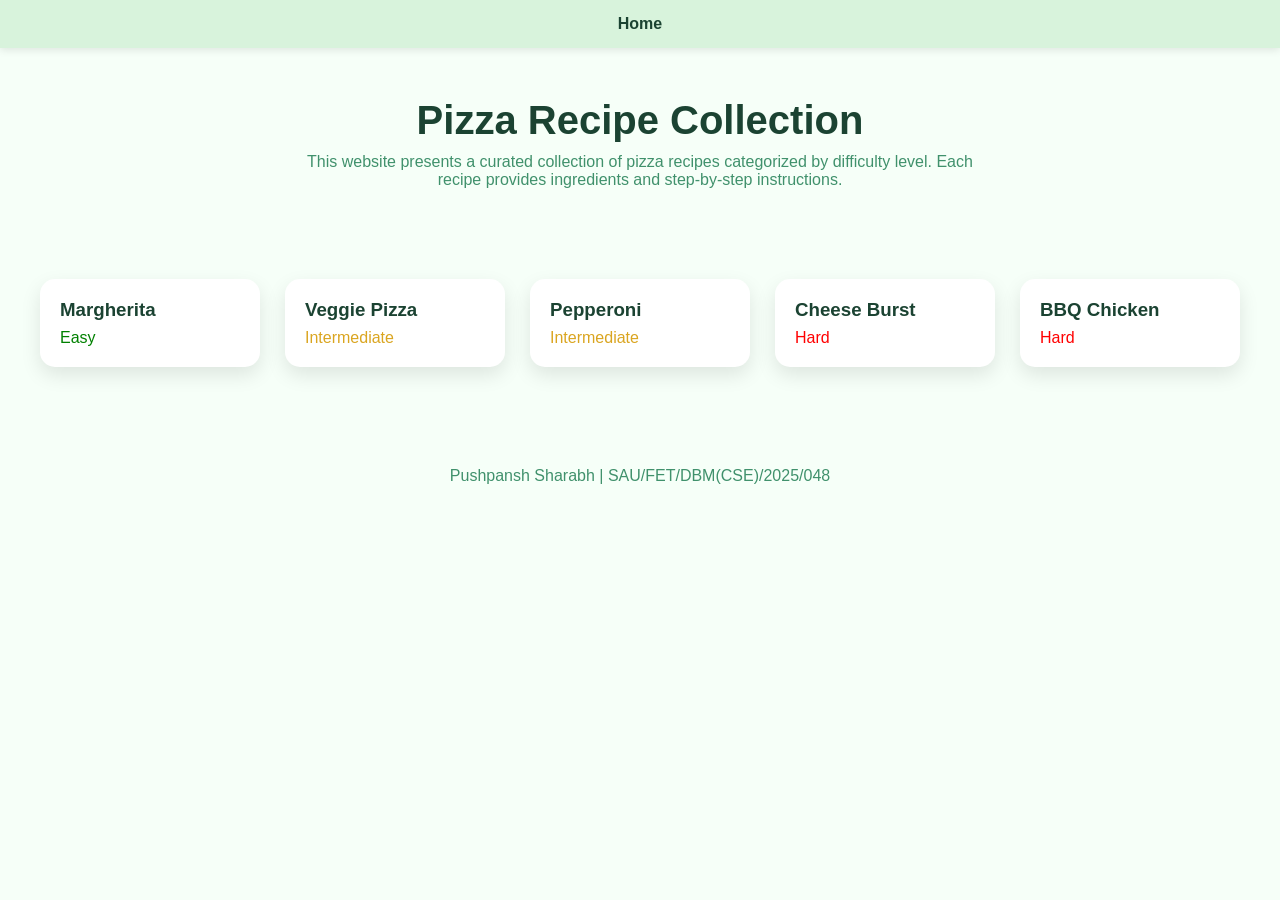
<file: index.html>
<!DOCTYPE html>
<html>
<head>
  <title>Pizza Recipes</title>
  <link rel="stylesheet" href="CSS/style.css">
</head>
<body>

<nav>Home</nav>

<section class="hero">
  <h1>Pizza Recipe Collection</h1>
  <p>This website presents a curated collection of pizza recipes categorized by difficulty level. Each recipe provides ingredients and step-by-step instructions.</p>
</section>

<div class="card-container">

  <div class="card">
    <a href="margherita.html">
      <h3>Margherita</h3>
      <p class="easy">Easy</p>
    </a>
  </div>

  <div class="card">
    <a href="veggie.html">
      <h3>Veggie Pizza</h3>
      <p class="medium">Intermediate</p>
    </a>
  </div>

  <div class="card">
    <a href="pepperoni.html">
      <h3>Pepperoni</h3>
      <p class="medium">Intermediate</p>
    </a>
  </div>

  <div class="card">
    <a href="cheese.html">
      <h3>Cheese Burst</h3>
      <p class="hard">Hard</p>
    </a>
  </div>

  <div class="card">
    <a href="bbq.html">
      <h3>BBQ Chicken</h3>
      <p class="hard">Hard</p>
    </a>
  </div>

</div>

<footer>
Pushpansh Sharabh | SAU/FET/DBM(CSE)/2025/048
</footer>

</body>
</html>
</file>
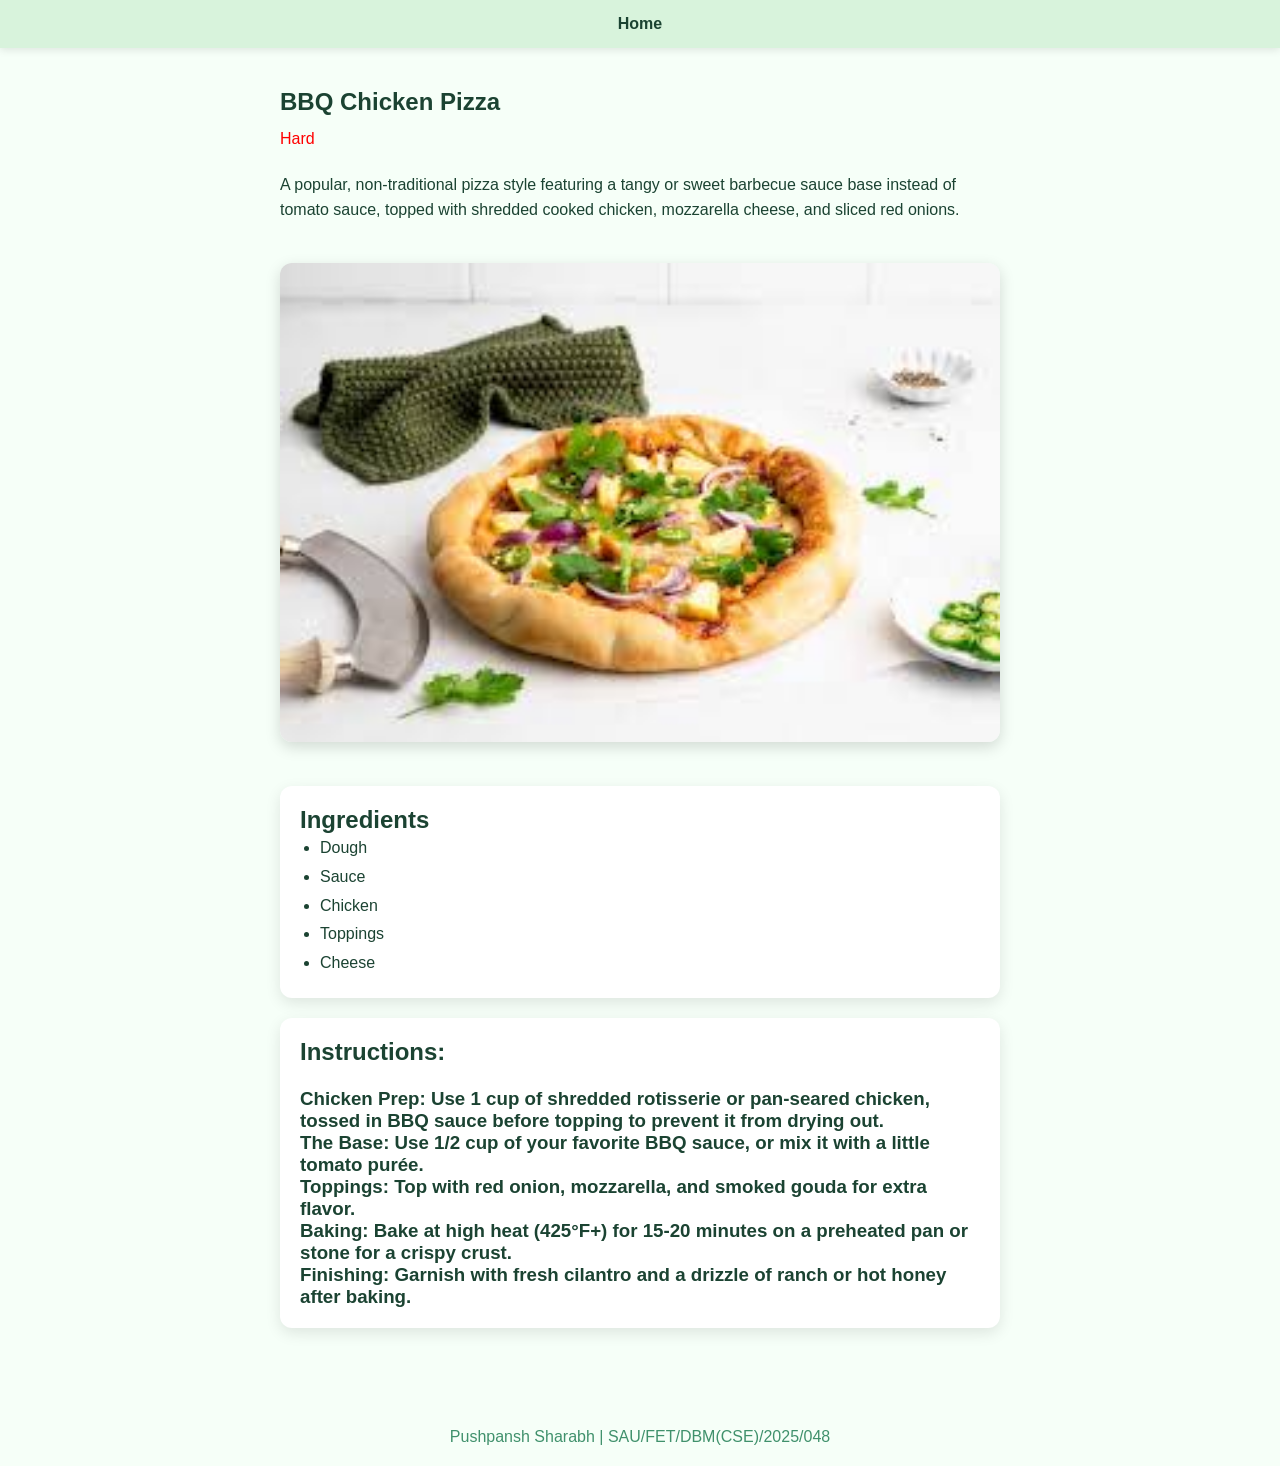
<file: bbq.html>
<!DOCTYPE html>
<html>
<head>
  <title>Pepperoni Pizza</title>
  <link rel="stylesheet" href="CSS/style.css">
</head>
<body>

<nav><a href="index.html">Home</a></nav>

<section class="recipe">

  <h1>BBQ Chicken Pizza</h1>
  <p class="hard">Hard</p>

  <p>
    A popular, non-traditional pizza style featuring a tangy or sweet barbecue sauce base instead of tomato sauce, topped with shredded cooked chicken, mozzarella cheese, and sliced red onions.
  </p>

   <img src="Images/BBQ.jpg">

  <div class="section-box">
    <h2>Ingredients</h2>
    <ul>
      <li>Dough</li>
      <li>Sauce</li>
      <li>Chicken</li>
      <li>Toppings</li>
      <li>Cheese</li>
    </ul>
  </div>

  <div class="section-box">
    <h2>Instructions:<br></h2>
    <h3><br>
Chicken Prep: Use 1 cup of shredded rotisserie or pan-seared chicken, tossed in BBQ sauce before topping to prevent it from drying out.<br>
The Base: Use 1/2 cup of your favorite BBQ sauce, or mix it with a little tomato purée.<br>
Toppings: Top with red onion, mozzarella, and smoked gouda for extra flavor.<br>
Baking: Bake at high heat (425°F+) for 15-20 minutes on a preheated pan or stone for a crispy crust.<br>
Finishing: Garnish with fresh cilantro and a drizzle of ranch or hot honey after baking.<br></h3>
  </div>

</section>

<footer>
Pushpansh Sharabh | SAU/FET/DBM(CSE)/2025/048
</footer>

</body>
</html>
</file>
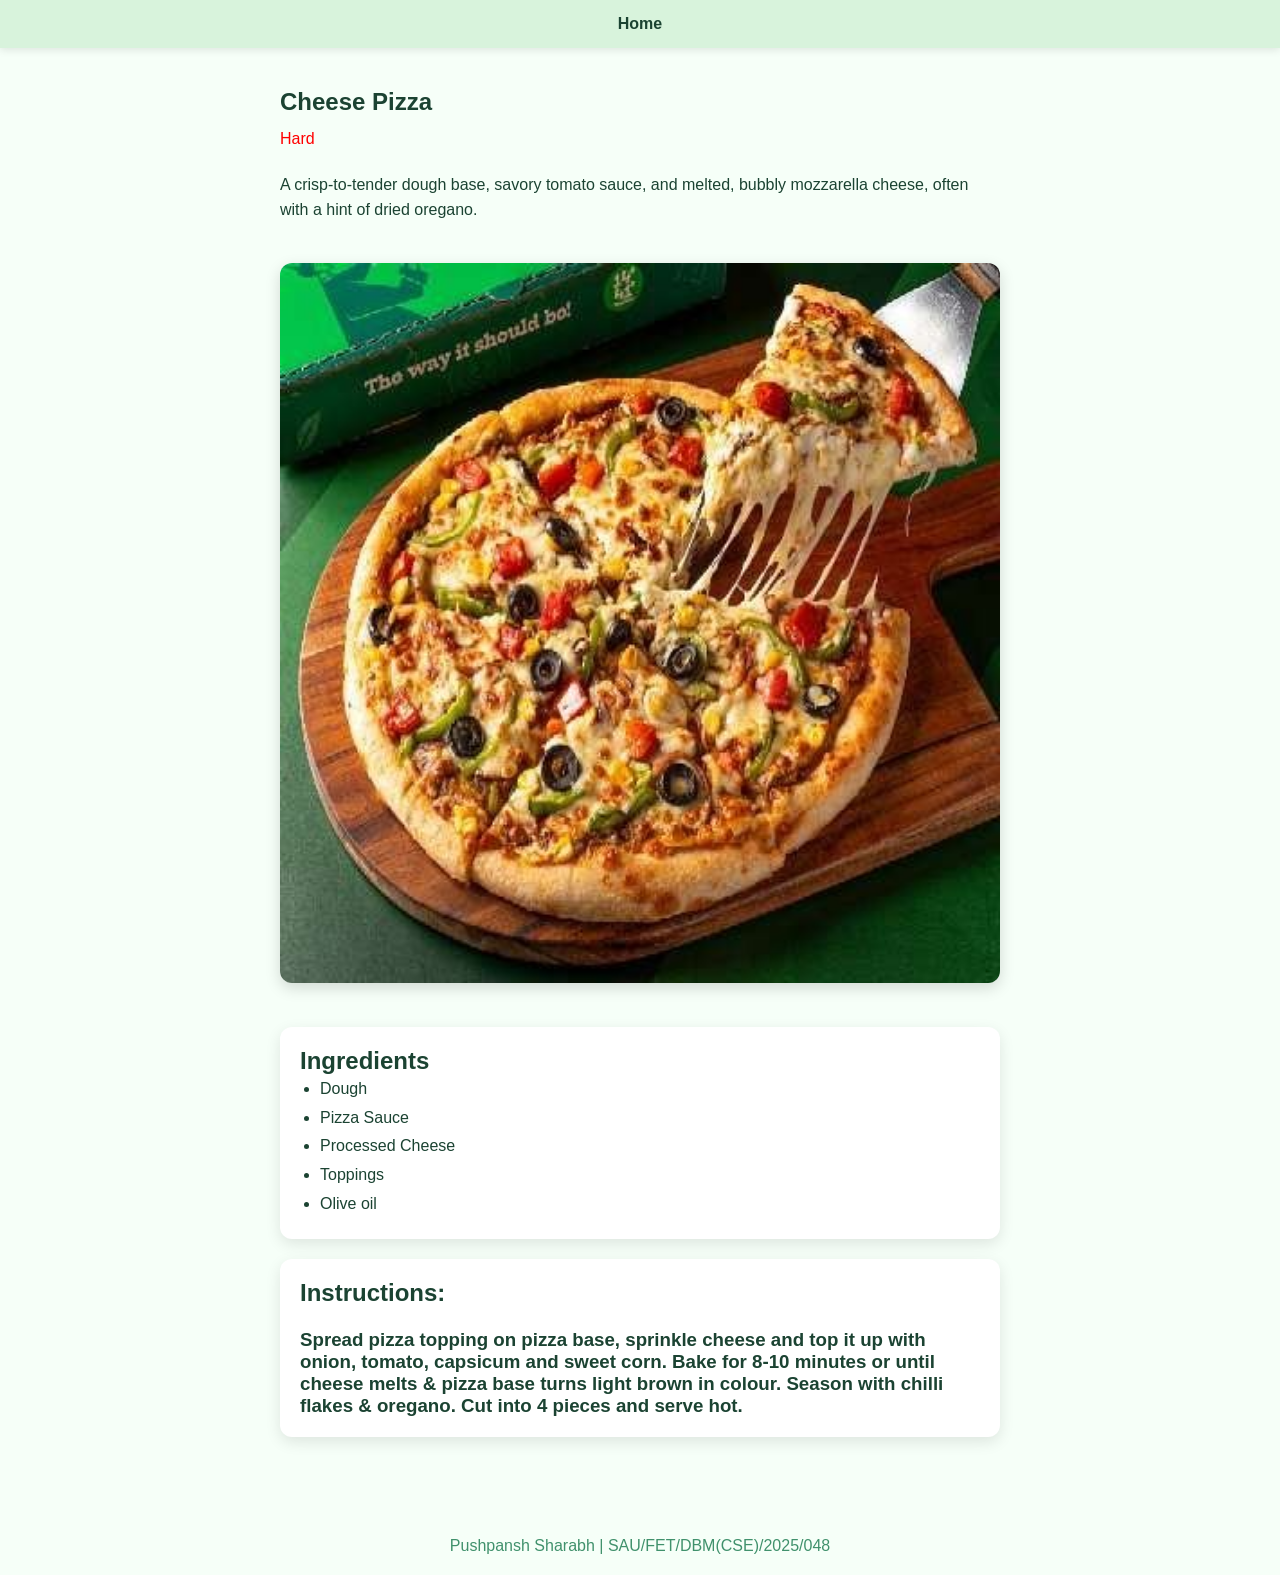
<file: cheese.html>
<!DOCTYPE html>
<html>
<head>
  <title>Cheese Pizza</title>
  <link rel="stylesheet" href="CSS/style.css">
</head>
<body>

<nav><a href="index.html">Home</a></nav>

<section class="recipe">

  <h1>Cheese Pizza</h1>
  <p class="hard">Hard</p>

  <p>
    A crisp-to-tender dough base, savory tomato sauce, and melted, bubbly mozzarella cheese, often with a hint of dried oregano.
  </p>

   <img src="Images/Cheese.jpg">

  <div class="section-box">
    <h2>Ingredients</h2>
    <ul>
      <li>Dough</li>
      <li>Pizza Sauce</li>
      <li>Processed Cheese</li>
      <li>Toppings</li>
      <li>Olive oil</li>
    </ul>
  </div>

  <div class="section-box">
    <h2>Instructions:</h2>
    <h3><br>Spread pizza topping on pizza base, sprinkle cheese and top it up with onion, tomato, capsicum and sweet corn. Bake for 8-10 minutes or until cheese melts & pizza base turns light brown in colour. Season with chilli flakes & oregano. Cut into 4 pieces and serve hot.</h3>
  </div>

</section>

<footer>
Pushpansh Sharabh | SAU/FET/DBM(CSE)/2025/048
</footer>

</body>
</html>
</file>
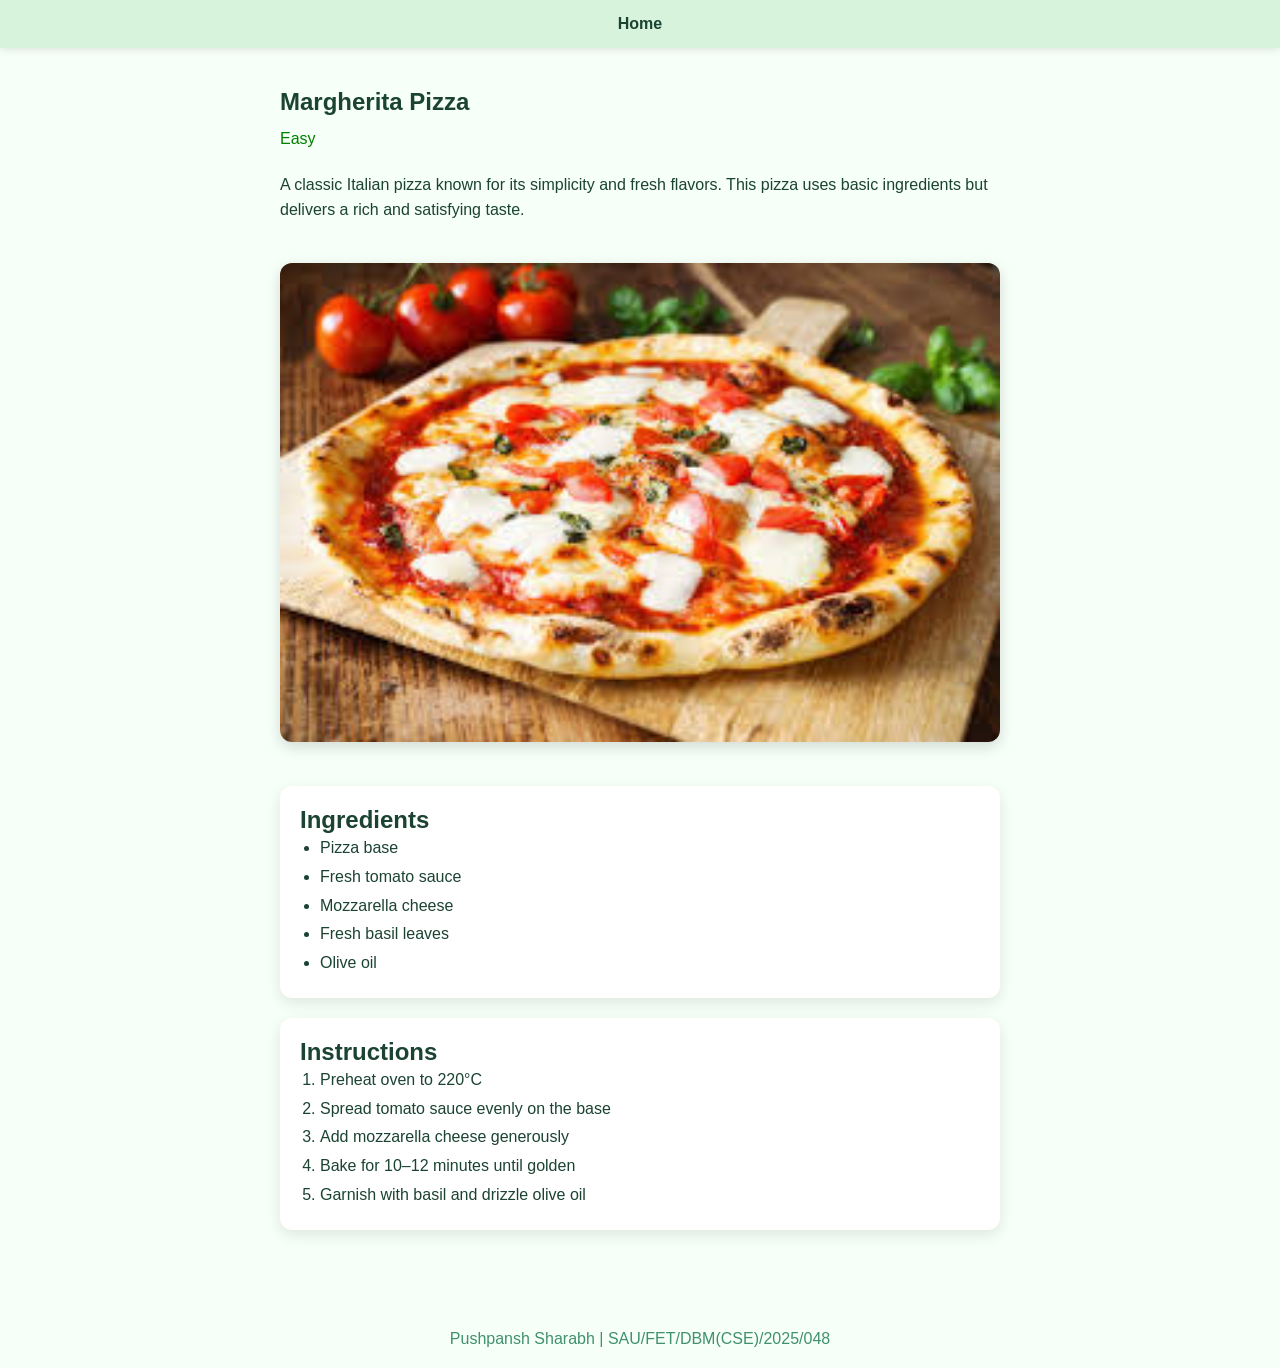
<file: margherita.html>
<!DOCTYPE html>
<html>
<head>
  <title>Margherita Pizza</title>
  <link rel="stylesheet" href="CSS/style.css">
</head>
<body>

<nav><a href="index.html">Home</a></nav>

<section class="recipe">

  <h1>Margherita Pizza</h1>
  <p class="easy">Easy</p>

  <p>
    A classic Italian pizza known for its simplicity and fresh flavors.
    This pizza uses basic ingredients but delivers a rich and satisfying taste.
  </p>

  <img src="Images/Margherita.jpg">

  <div class="section-box">
    <h2>Ingredients</h2>
    <ul>
      <li>Pizza base</li>
      <li>Fresh tomato sauce</li>
      <li>Mozzarella cheese</li>
      <li>Fresh basil leaves</li>
      <li>Olive oil</li>
    </ul>
  </div>

  <div class="section-box">
    <h2>Instructions</h2>
    <ol>
      <li>Preheat oven to 220°C</li>
      <li>Spread tomato sauce evenly on the base</li>
      <li>Add mozzarella cheese generously</li>
      <li>Bake for 10–12 minutes until golden</li>
      <li>Garnish with basil and drizzle olive oil</li>
    </ol>
  </div>

</section>

<footer>
Pushpansh Sharabh | SAU/FET/DBM(CSE)/2025/048
</footer>

</body>
</html>
</file>
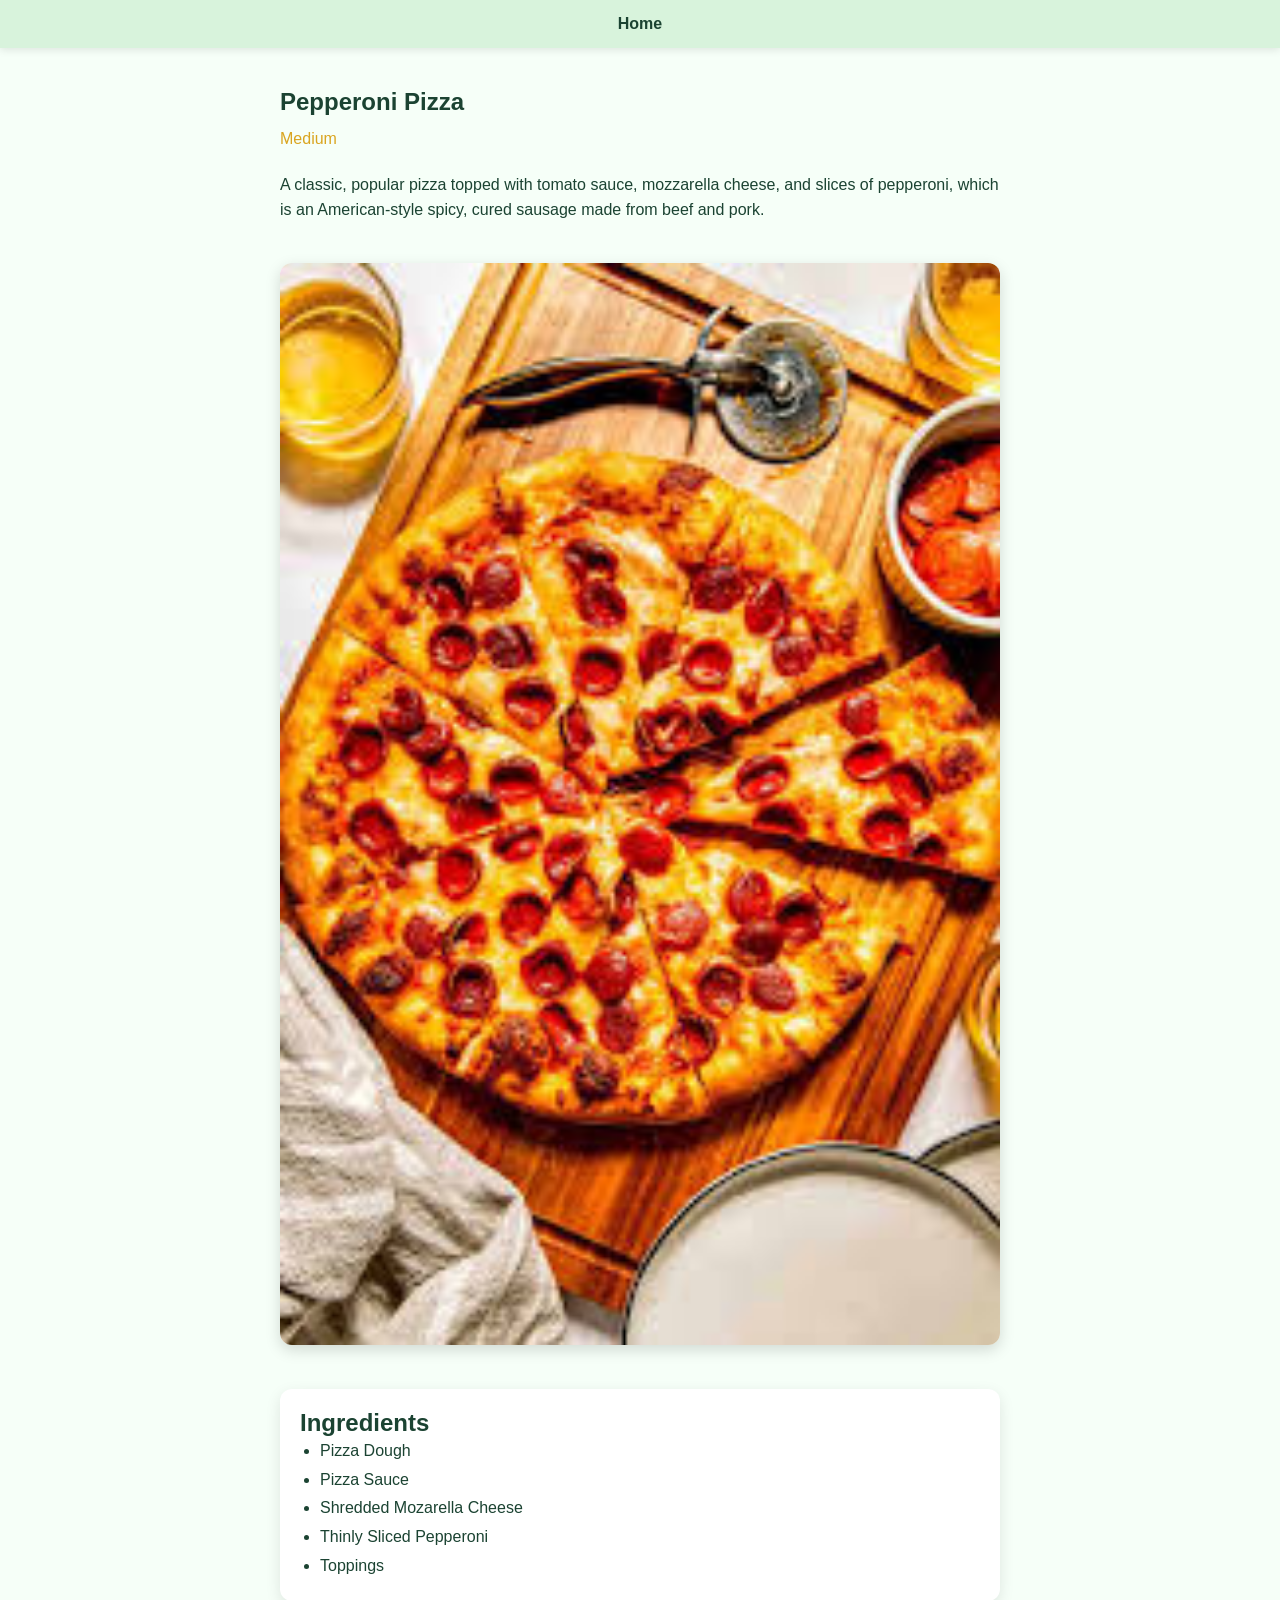
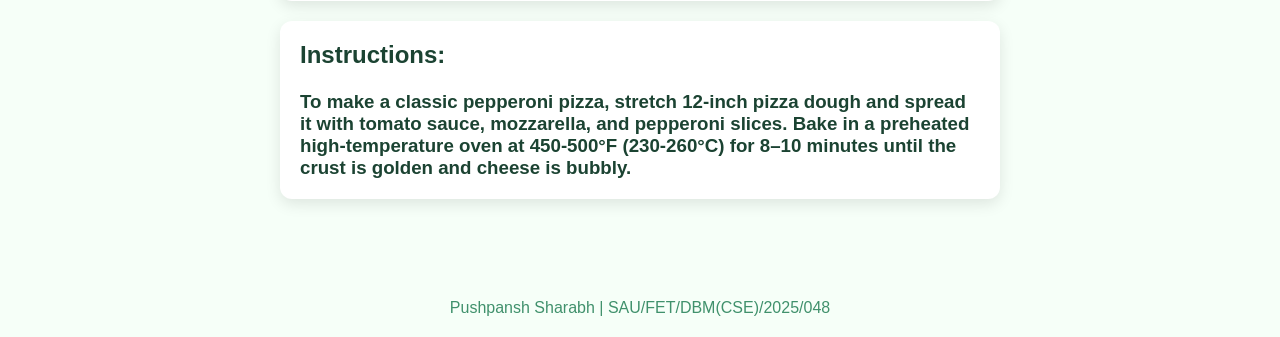
<file: pepperoni.html>
<!DOCTYPE html>
<html>
<head>
  <title>Pepperoni Pizza</title>
  <link rel="stylesheet" href="CSS/style.css">
</head>
<body>

<nav><a href="index.html">Home</a></nav>

<section class="recipe">

  <h1>Pepperoni Pizza</h1>
  <p class="medium">Medium</p>

  <p>
     A classic, popular pizza topped with tomato sauce, mozzarella cheese, and slices of pepperoni, which is an American-style spicy, cured sausage made from beef and pork.
  </p>

   <img src="Images/Pepperoni.jpg">

  <div class="section-box">
    <h2>Ingredients</h2>
    <ul>
      <li>Pizza Dough</li>
      <li>Pizza Sauce</li>
      <li>Shredded Mozarella Cheese</li>
      <li>Thinly Sliced Pepperoni</li>
      <li>Toppings</li>
    </ul>
  </div>

  <div class="section-box">
    <h2>Instructions:</h2>
    <h3><br>To make a classic pepperoni pizza, stretch 12-inch pizza dough and spread it with tomato sauce, mozzarella, and pepperoni slices. Bake in a preheated high-temperature oven at 450-500°F (230-260°C) for 8–10 minutes until the crust is golden and cheese is bubbly.</h3>
  </div>

</section>

<footer>
Pushpansh Sharabh | SAU/FET/DBM(CSE)/2025/048
</footer>

</body>
</html>
</file>
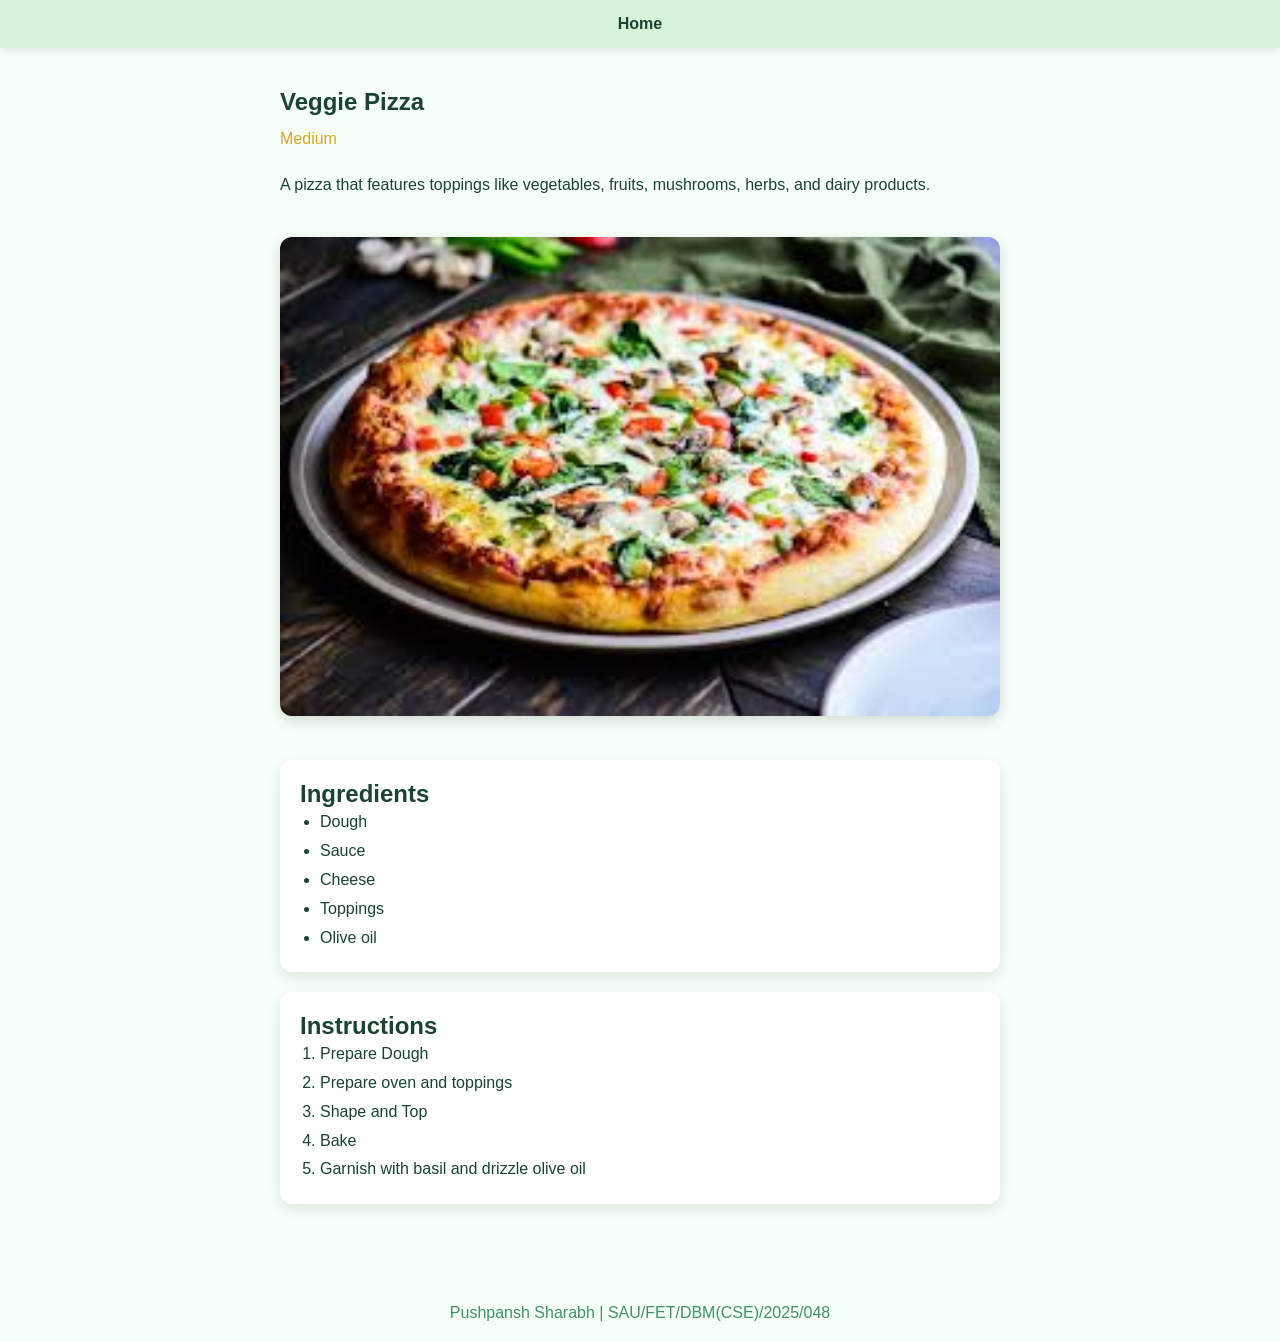
<file: Veggie.html>
<!DOCTYPE html>
<html>
<head>
  <title>Veggie Pizza</title>
  <link rel="stylesheet" href="CSS/style.css">
</head>
<body>

<nav><a href="index.html">Home</a></nav>

<section class="recipe">

  <h1>Veggie Pizza</h1>
  <p class="medium">Medium</p>

  <p>
     A pizza that features toppings like vegetables, fruits, mushrooms, herbs, and dairy products.
  </p>

   <img src="Images/Veggie.jpeg">

  <div class="section-box">
    <h2>Ingredients</h2>
    <ul>
      <li>Dough</li>
      <li>Sauce</li>
      <li>Cheese</li>
      <li>Toppings</li>
      <li>Olive oil</li>
    </ul>
  </div>

  <div class="section-box">
    <h2>Instructions</h2>
    <ol>
      <li>Prepare Dough</li>
      <li>Prepare oven and toppings</li>
      <li>Shape and Top</li>
      <li>Bake</li>
      <li>Garnish with basil and drizzle olive oil</li>
    </ol>
  </div>

</section>

<footer>
Pushpansh Sharabh | SAU/FET/DBM(CSE)/2025/048
</footer>

</body>
</html>
</file>
<file: CSS/style.css>
* {
  margin: 0;
  padding: 0;
  box-sizing: border-box;
}

body {
  font-family: Arial, sans-serif;
  background: #f6fff8;
  color: #1b4332;
}


a {
  text-decoration: none;
  color: inherit;
}


nav {
  background: #d8f3dc;
  padding: 15px;
  text-align: center;
  font-weight: bold;
  box-shadow: 0 2px 8px rgba(0,0,0,0.1);
}


.hero {
  text-align: center;
  padding: 50px 20px;
}

.hero h1 {
  font-size: 2.5rem;
  margin-bottom: 10px;
}

.hero p {
  max-width: 700px;
  margin: auto;
  color: #40916c;
}


.card-container {
  display: grid;
  grid-template-columns: repeat(auto-fit, minmax(220px, 1fr));
  gap: 25px;
  padding: 40px;
}

.card {
  background: white;
  padding: 20px;
  border-radius: 15px;
  box-shadow: 0 8px 20px rgba(0,0,0,0.1);
  transition: 0.3s;
}

.card:hover {
  transform: translateY(-8px);
  box-shadow: 0 15px 35px rgba(0,0,0,0.2);
}

.card h3 {
  margin-bottom: 8px;
}


.easy { color: green; }
.medium { color: goldenrod; }
.hard { color: red; }

.recipe {
  max-width: 800px;
  margin: auto;
  padding: 40px;
}

.section-box {
  background: white;
  padding: 20px;
  margin-top: 20px;
  border-radius: 12px;
  box-shadow: 0 5px 15px rgba(0,0,0,0.1);
}


footer {
  text-align: center;
  padding: 20px;
  margin-top: 40px;
  color: #40916c;
}

.recipe img {
  width: 100%;
  border-radius: 12px;
  margin: 20px 0;
  box-shadow: 0 5px 15px rgba(0,0,0,0.15);
}

.recipe h1 {
  margin-bottom: 10px;
}

.recipe p {
  margin-bottom: 20px;
  line-height: 1.6;
}

.section-box ul,
.section-box ol {
  margin-left: 20px;
  line-height: 1.8;
}
</file>
